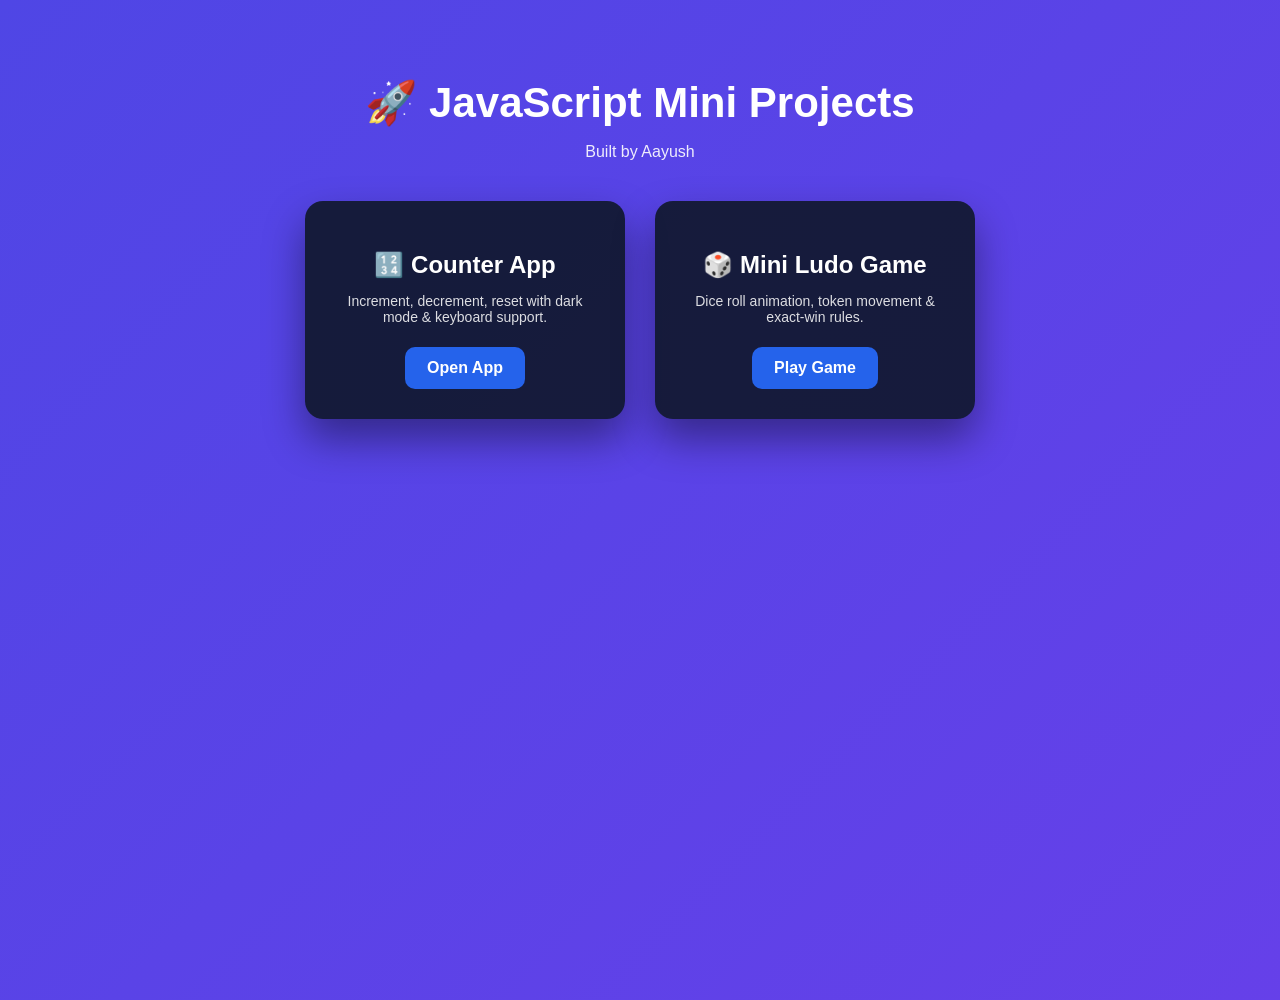
<file: index.html>
<!DOCTYPE html>
<html lang="en">
<head>
  <meta charset="UTF-8" />
  <title>JavaScript Mini Projects</title>

  <style>
    body {
      font-family: Arial, sans-serif;
      min-height: 100vh;
      margin: 0;
      padding: 50px;
      text-align: center;
      color: white;

      /* Purple gradient background */
      background: linear-gradient(135deg, #4f46e5, #7c3aed, #4338ca);
      background-size: 400% 400%;
      animation: bgMove 10s ease infinite;
    }

    @keyframes bgMove {
      0% { background-position: 0% 50%; }
      50% { background-position: 100% 50%; }
      100% { background-position: 0% 50%; }
    }

    h1 {
      font-size: 42px;
      margin-bottom: 8px;
    }

    p {
      opacity: 0.9;
      margin-bottom: 40px;
    }

    /* Project container */
    .projects {
      display: flex;
      justify-content: center;
      gap: 30px;
      flex-wrap: wrap;
    }

    /* Project card */
    .card {
      background: rgba(15, 23, 42, 0.9);
      width: 260px;
      padding: 30px;
      border-radius: 18px;
      box-shadow: 0 20px 40px rgba(0, 0, 0, 0.4);
      transition: transform 0.25s ease;
    }

    .card:hover {
      transform: translateY(-8px);
    }

    .card h2 {
      margin-bottom: 12px;
    }

    .card p {
      font-size: 14px;
      opacity: 0.85;
      margin-bottom: 22px;
    }

    /* Buttons */
    .btn {
      display: inline-block;
      padding: 12px 22px;
      background: #2563eb;
      color: white;
      text-decoration: none;
      border-radius: 10px;
      font-weight: bold;
      transition: background 0.2s ease;
    }

    .btn:hover {
      background: #1d4ed8;
    }
  </style>
</head>

<body>
  <h1>🚀 JavaScript Mini Projects</h1>
  <p>Built by Aayush</p>

  <div class="projects">

    <!-- Counter App -->
    <div class="card">
      <h2>🔢 Counter App</h2>
      <p>Increment, decrement, reset with dark mode & keyboard support.</p>
      <a href="./counter/" class="btn">Open App</a>
    </div>

    <!-- Mini Ludo Game -->
    <div class="card">
      <h2>🎲 Mini Ludo Game</h2>
      <p>Dice roll animation, token movement & exact-win rules.</p>
      <a href="./mini-ludo/" class="btn">Play Game</a>
    </div>

  </div>
</body>
</html>
</file>
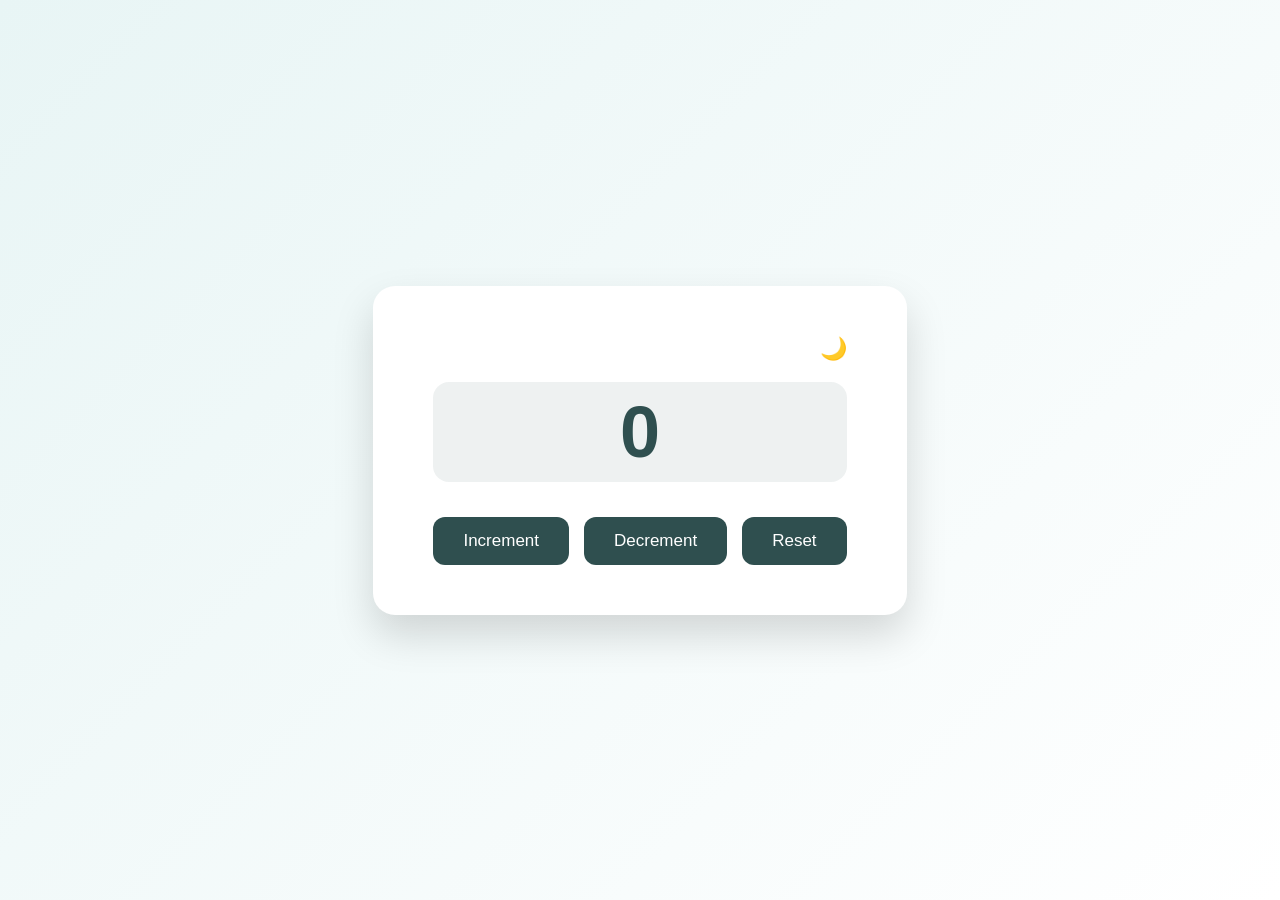
<file: counter/index.html>
<!DOCTYPE html>
<html lang="en">
<head>
  <meta charset="UTF-8" />
  <meta name="viewport" content="width=device-width, initial-scale=1.0" />
  <title>Counter App</title>
  <link rel="stylesheet" href="style.css" />
</head>
<body>
  <div class="card">
    <button id="themeToggle" class="theme-btn">🌙</button>

    <div id="countertable">0</div>

    <div id="buttons">
      <button id="incrementbtn" class="btns">Increment</button>
      <button id="decrementbtn" class="btns">Decrement</button>
      <button id="resetbtn" class="btns">Reset</button>
    </div>
  </div>

  <script src="index.js"></script>
</body>
</html>
</file>
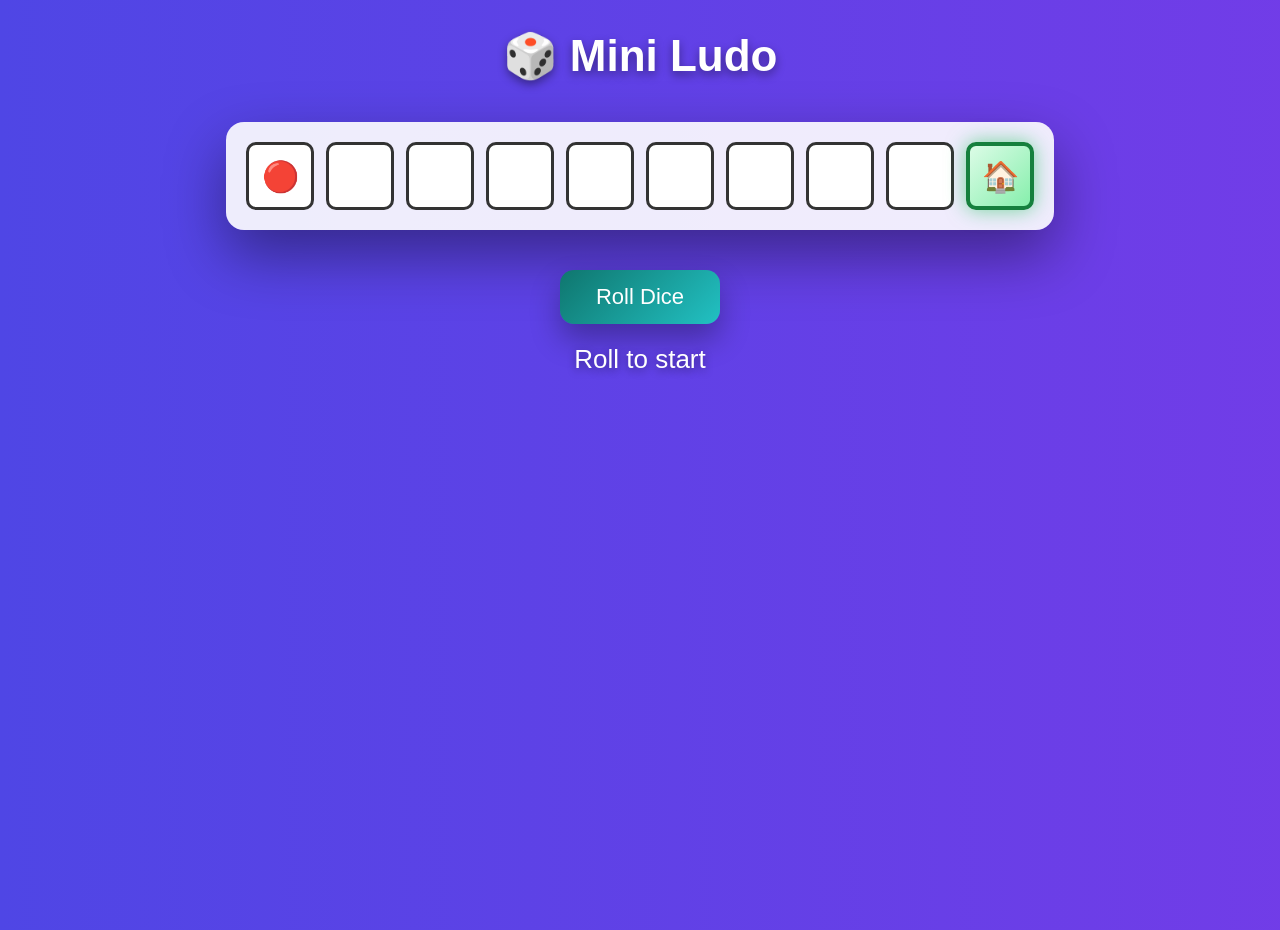
<file: mini-ludo/index.html>
<!DOCTYPE html>
<html lang="en">
<head>
  <meta charset="UTF-8">
  <title>Mini Ludo Game</title>
  <link rel="stylesheet" href="style.css">
</head>
<body>

  <h1><span id="diceIcon">🎲</span> Mini Ludo</h1>

  <div class="board">
    <div class="track">
      <div class="cell" id="cell-0">🔴</div>
      <div class="cell" id="cell-1"></div>
      <div class="cell" id="cell-2"></div>
      <div class="cell" id="cell-3"></div>
      <div class="cell" id="cell-4"></div>
      <div class="cell" id="cell-5"></div>
      <div class="cell" id="cell-6"></div>
      <div class="cell" id="cell-7"></div>
      <div class="cell" id="cell-8"></div>
      <div class="cell home" id="cell-9">🏠</div>
    </div>
  </div>

  <button id="rollBtn">Roll Dice</button>
  <p id="diceResult">Roll to start</p>

  <script src="index.js"></script>
</body>
</html>
</file>
<file: counter/style.css>
* {
  box-sizing: border-box;
  margin: 0;
  padding: 0;
}

/* PAGE */
body {
  min-height: 100vh;
  display: flex;
  justify-content: center;
  align-items: center;
  background: linear-gradient(135deg, #e8f5f5, #ffffff);
  font-family: "Segoe UI", Helvetica, Arial, sans-serif;
  transition: background 0.3s ease;
}

/* CARD */
.card {
  display: flex;
  flex-direction: column;
  align-items: center;
  background: white;
  padding: 50px 60px;
  border-radius: 22px;
  box-shadow: 0 20px 40px rgba(0, 0, 0, 0.15);
  min-width: 320px;
  max-width: 90%;
}

/* THEME BUTTON */
.theme-btn {
  align-self: flex-end;
  margin-bottom: 20px;
  background: none;
  border: none;
  font-size: 22px;
  cursor: pointer;
}

/* COUNTER */
#countertable {
  width: 100%;
  height: 100px;
  display: flex;
  justify-content: center;
  align-items: center;
  font-size: 72px;
  font-weight: 700;
  color: #2f4f4f;
  background: rgba(47, 79, 79, 0.08);
  border-radius: 16px;
  margin-bottom: 35px;
  transition: transform 0.15s ease, background-color 0.3s ease, color 0.3s ease;
}

/* COUNTER ANIMATION */
.bump {
  transform: scale(1.1);
}

/* BUTTON CONTAINER */
#buttons {
  display: flex;
  gap: 15px;
}

/* BUTTONS */
.btns {
  padding: 14px 30px;
  font-size: 17px;
  color: white;
  background-color: #2f4f4f;
  border: none;
  border-radius: 12px;
  cursor: pointer;
  transition: transform 0.15s ease, box-shadow 0.15s ease, background-color 0.2s ease;
}

.btns:hover {
  background-color: #3f6464;
  transform: translateY(-3px);
  box-shadow: 0 10px 20px rgba(0, 0, 0, 0.2);
}

.btns:active {
  transform: scale(0.96);
  box-shadow: none;
}

/* 🌙 DARK MODE */
body.dark {
  background: linear-gradient(135deg, #121212, #1e1e1e);
}

body.dark .card {
  background: #1f1f1f;
  box-shadow: 0 20px 40px rgba(0, 0, 0, 0.6);
}

body.dark #countertable {
  background: rgba(255, 255, 255, 0.08);
  color: #e0f2f1;
}

body.dark .btns {
  background-color: #3f6464;
}

body.dark .btns:hover {
  background-color: #4f7c7c;
}

body.dark .theme-btn {
  color: white;
}
</file>
<file: mini-ludo/style.css>
* {
  box-sizing: border-box;
  margin: 0;
  padding: 0;
}

body {
  font-family: Verdana, sans-serif;
  text-align: center;
  min-height: 100vh;
  color: white;

  background: linear-gradient(
    270deg,
    #4f46e5,
    #2563eb,
    #0ea5e9,
    #9333ea,
    #4f46e5
  );
  background-size: 800% 800%;
  animation: bgMove 10s ease infinite;
}

@keyframes bgMove {
  0% { background-position: 0% 50%; }
  50% { background-position: 100% 50%; }
  100% { background-position: 0% 50%; }
}

h1 {
  margin: 30px 0;
  font-size: 44px;
  text-shadow: 0 4px 10px rgba(0,0,0,0.4);
}

/* Dice shake */
@keyframes diceShake {
  0% { transform: rotate(0deg); }
  25% { transform: rotate(15deg); }
  50% { transform: rotate(-15deg); }
  75% { transform: rotate(10deg); }
  100% { transform: rotate(0deg); }
}

.shake {
  animation: diceShake 0.5s ease;
}

.board {
  display: flex;
  justify-content: center;
  margin: 40px 0;
}

.track {
  display: flex;
  gap: 12px;
  padding: 20px;
  background: rgba(255,255,255,0.9);
  border-radius: 18px;
  box-shadow: 0 25px 60px rgba(0,0,0,0.4);
}

.cell {
  width: 68px;
  height: 68px;
  border: 3px solid #333;
  background: white;
  border-radius: 10px;
  font-size: 30px;

  display: flex;
  align-items: center;
  justify-content: center;

  transition: transform 0.25s ease;
}

/* Token slide */
.slide {
  animation: slideMove 0.35s ease;
}

@keyframes slideMove {
  from { transform: scale(0.8); }
  to { transform: scale(1); }
}

/* HOME CELL */
.home {
  background: linear-gradient(135deg, #dcfce7, #86efac);
  border: 4px solid #15803d;
  box-shadow: 0 0 20px rgba(34,197,94,0.6);
}

button {
  font-size: 22px;
  padding: 14px 36px;
  border-radius: 14px;
  border: none;
  cursor: pointer;

  background: linear-gradient(135deg, #0f766e, #22c1c3);
  color: white;
  box-shadow: 0 15px 30px rgba(0,0,0,0.3);

  transition: transform 0.15s ease;
}

button:hover {
  transform: translateY(-3px);
}

button:disabled {
  background: gray;
  cursor: not-allowed;
}

#diceResult {
  font-size: 26px;
  margin-top: 20px;
  text-shadow: 0 3px 8px rgba(0,0,0,0.4);
}
</file>
